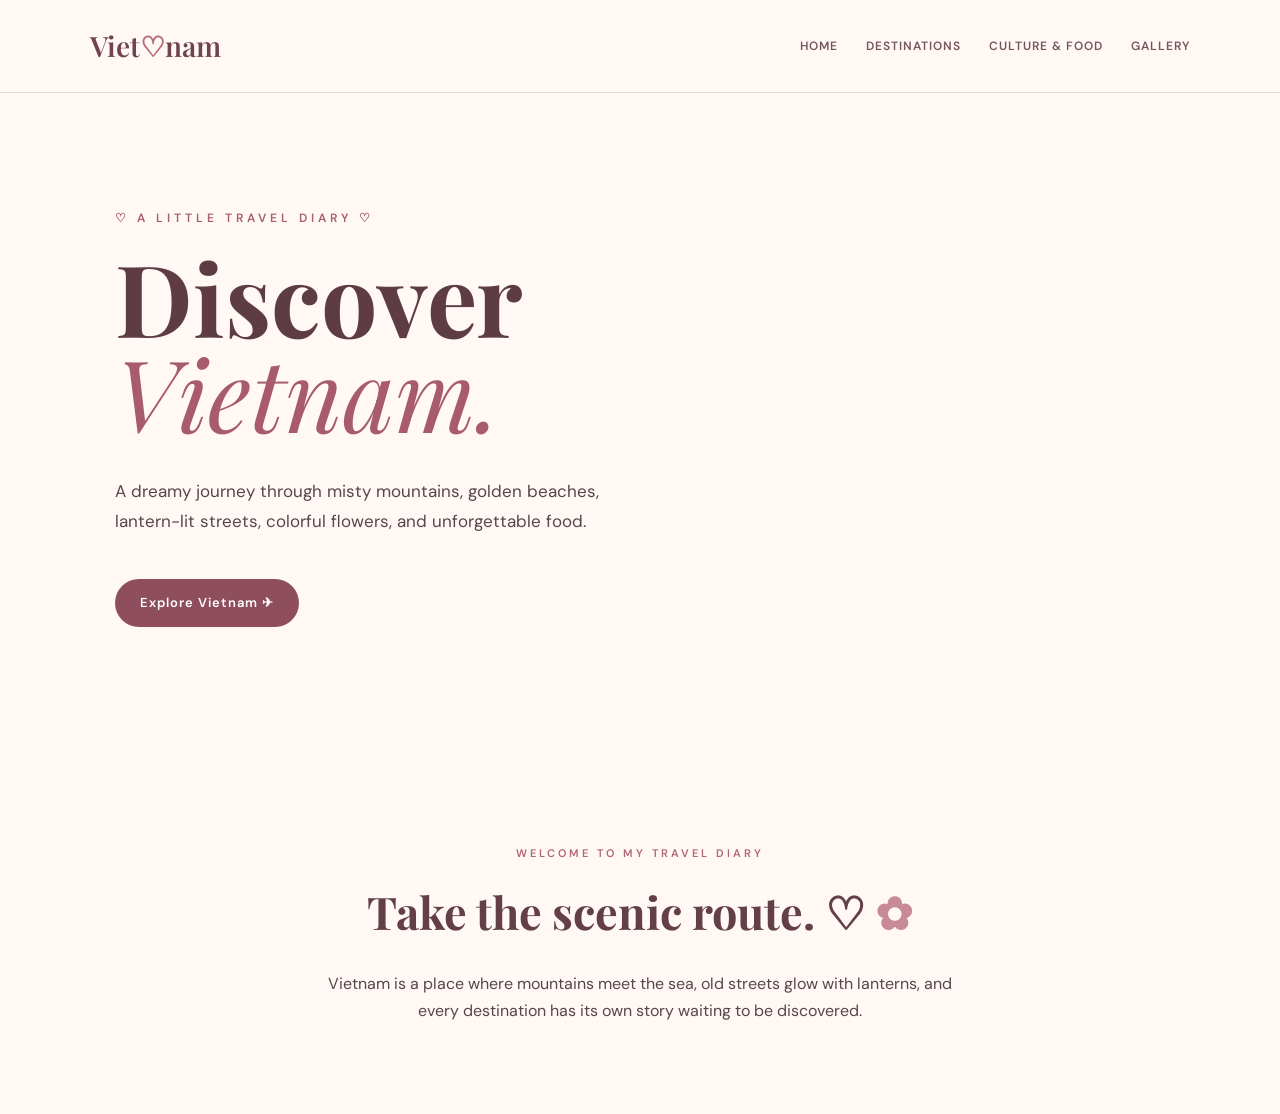
<file: index.html>
<!DOCTYPE html>
<html lang="en">
<head>
    <meta charset="UTF-8">
    <meta name="viewport" content="width=device-width, initial-scale=1.0">
    <title>Vietnam Travel Diary</title>
    <link rel="stylesheet" href="style.css">
</head>

<body>
<nav class="navbar">

    <a class="logo" href="index.html">Viet<span>♡</span>nam</a>

    <div class="nav-links">
        <a href="index.html">HOME</a>
        <a href="destinations.html">DESTINATIONS</a>
        <a href="culture-food.html">CULTURE & FOOD</a>
        <a href="gallery.html">GALLERY</a>
    </div>

</nav>

<section class="hero">

    <div class="eyebrow">
        ♡ A LITTLE TRAVEL DIARY ♡
    </div>

    <h1>
        Discover<br>
        <em>Vietnam.</em>
    </h1>

    <p class="hero-text">
        A dreamy journey through misty mountains,
        golden beaches, lantern-lit streets,
        colorful flowers, and unforgettable food.
    </p>

    <a class="button" href="#">
        Explore Vietnam ✈
    </a>

</section>

<section class="intro">

    <p class="small-title">
        WELCOME TO MY TRAVEL DIARY
    </p>

    <h2>Take the scenic route. ♡</h2>

    <p>
        Vietnam is a place where mountains meet the sea,
        old streets glow with lanterns, and every destination
        has its own story waiting to be discovered.
    </p>

</section>
</body>
</html>
</file>
<file: style.css>
@import url('https://fonts.googleapis.com/css2?family=Caveat:wght@400;500;600;700&family=DM+Sans:wght@400;500;600;700&family=Playfair+Display:ital,wght@0,400;0,500;0,600;1,400;1,500&display=swap');

* {
    box-sizing: border-box;
}

html {
    scroll-behavior: smooth;
}

body {
    margin: 0;
    background: #fff8f5;
    color: #57474a;
    font-family: "DM Sans", sans-serif;
    line-height: 1.7;
}

/* NAVIGATION */

.navbar {
    background: #fff8f5;
    padding: 22px 7%;
    display: flex;
    justify-content: space-between;
    align-items: center;
    border-bottom: 1px solid #ead8d8;
}

.logo {
    color: #70434e;
    font-family: "Playfair Display", serif;
    font-size: 28px;
    font-weight: 600;
    text-decoration: none;
}

.logo span {
    color: #b66b7b;
}

.nav-links {
    display: flex;
    gap: 28px;
}

.nav-links a {
    color: #76565d;
    text-decoration: none;
    font-size: 12px;
    letter-spacing: 1px;
    font-weight: 600;
}

.nav-links a:hover {
    color: #b05e70;
}


/* HERO */

.hero {
    min-height: 650px;
    padding: 80px 9%;
    display: flex;
    flex-direction: column;
    justify-content: center;

    background:
        linear-gradient(
            rgba(255,248,245,0.62),
            rgba(255,248,245,0.82)
        ),
        url("https://images.unsplash.com/photo-1528127269322-539801943592?auto=format&fit=crop&w=1600&q=80");

    background-size: cover;
    background-position: center;
}

.eyebrow {
    color: #a85e70;
    font-size: 12px;
    letter-spacing: 4px;
    font-weight: 600;
}

.hero h1 {
    font-family: "Playfair Display", serif;
    font-size: clamp(55px, 8vw, 100px);
    line-height: 0.95;
    color: #5d3c43;
    margin: 20px 0;
}

.hero h1 em {
    color: #a75b6d;
    font-weight: 400;
}

.hero-text {
    max-width: 520px;
    font-size: 17px;
    line-height: 1.8;
}

.button {
    display: inline-block;
    width: fit-content;
    margin-top: 25px;
    padding: 13px 25px;
    border-radius: 30px;
    background: #8e4e5e;
    color: white;
    text-decoration: none;
    font-size: 13px;
    font-weight: 600;
    letter-spacing: 1px;
}

.button:hover {
    background: #a85e70;
}


/* INTRO */

.intro {
    text-align: center;
    padding: 90px 20%;
}

.small-title {
    color: #b16676;
    font-size: 11px;
    letter-spacing: 3px;
    font-weight: 600;
}

.intro h2 {
    font-family: "Playfair Display", serif;
    font-size: 45px;
    color: #633f47;
    margin: 10px 0 20px;
}

.intro h2::after {
    content: " ✿";
    color: #c78a96;
}

.intro p:last-child {
    max-width: 650px;
    margin: auto;
}


/* CARDS */

.quick-section {
    padding: 30px 7% 90px;
    display: flex;
    justify-content: center;
    gap: 25px;
    flex-wrap: wrap;
}

.quick-card {
    width: 280px;
    padding: 35px 30px;
    text-align: center;
    background: #fff;
    border: 1px solid #ead9dc;
    box-shadow: 0 15px 35px rgba(100, 60, 70, 0.08);
    transition: transform 0.3s ease;
}

.quick-card:hover {
    transform: translateY(-8px) rotate(-1deg);
}

.quick-card span {
    font-size: 35px;
}

.quick-card h3 {
    font-family: "Playfair Display", serif;
    color: #754652;
    font-size: 24px;
}

.quick-card p {
    color: #77666b;
    font-size: 14px;
}

.quick-card a {
    color: #a05265;
    text-decoration: none;
    font-size: 12px;
    font-weight: bold;
    letter-spacing: 1px;
}


/* POSTCARD */

.postcard {
    margin: 40px 7% 90px;
    padding: 60px;
    background: #f3dfe3;
    display: flex;
    justify-content: space-between;
    align-items: center;
}

.postcard h2 {
    font-family: "Playfair Display", serif;
    font-size: 50px;
    line-height: 1.1;
    color: #633f47;
}

.postcard h2 em {
    color: #a65368;
}

.stamp {
    border: 2px dashed #a15c6c;
    padding: 25px;
    text-align: center;
    color: #8d4d5c;
    font-size: 14px;
    letter-spacing: 2px;
    transform: rotate(5deg);
}


/* FOOTER */

footer {
    padding: 35px;
    text-align: center;
    background: #5c3b43;
    color: white;
    font-size: 13px;
}


/* MOBILE */

@media (max-width: 700px) {

    .navbar {
        display: block;
        text-align: center;
    }

    .nav-links {
        margin-top: 15px;
        gap: 12px;
        justify-content: center;
        flex-wrap: wrap;
    }

    .hero {
        min-height: 550px;
        padding: 60px 7%;
    }

    .intro {
        padding: 70px 10%;
    }

    .postcard {
        display: block;
        text-align: center;
    }

    .stamp {
        display: inline-block;
        margin-top: 30px;
    }
}
@import url('https://fonts.googleapis.com/css2?family=Caveat:wght@400;500;600;700&family=DM+Sans:wght@400;500;600;700&family=Playfair+Display:ital,wght@0,400;0,500;0,600;1,400;1,500&display=swap');


* {
    box-sizing: border-box;
}


html {
    scroll-behavior: smooth;
}


body {
    margin: 0;
    background: #fff8f5;
    color: #57474a;
    font-family: "DM Sans", sans-serif;
    line-height: 1.7;
}


/* =========================
   NAVIGATION BAR
========================= */

.navbar {
    background: #fff8f5;
    padding: 22px 7%;
    display: flex;
    justify-content: space-between;
    align-items: center;
    border-bottom: 1px solid #ead8d8;
}


.logo {
    color: #70434e;
    font-family: "Playfair Display", serif;
    font-size: 28px;
    font-weight: 600;
    text-decoration: none;
}


.logo span {
    color: #b66b7b;
}


.nav-links {
    display: flex;
    gap: 28px;
}


.nav-links a {
    color: #76565d;
    text-decoration: none;
    font-size: 12px;
    letter-spacing: 1px;
    font-weight: 600;
    transition: color 0.3s ease;
}


.nav-links a:hover {
    color: #b05e70;
}


/* =========================
   PAGE HEADER
========================= */

.page-header {
    text-align: center;
    padding: 90px 20%;
    background: #f8e5e8;
}


.small-title {
    color: #b16676;
    font-size: 11px;
    letter-spacing: 3px;
    font-weight: 600;
}


.page-header h1 {
    font-family: "Playfair Display", serif;
    font-size: 55px;
    color: #633f47;
    margin: 15px 0;
    line-height: 1.1;
}


.page-header h1 em {
    color: #a75b6d;
    font-weight: 400;
}


.page-header > p:last-child {
    max-width: 600px;
    margin: auto;
}


/* =========================
   DESTINATIONS
========================= */

.destinations {
    padding: 90px 7%;
    display: grid;
    grid-template-columns: repeat(2, 1fr);
    gap: 55px 35px;
}


/* =========================
   DESTINATION CARDS
========================= */

.destination-card {
    background: white;
    padding: 12px 12px 30px;
    border: 1px solid #ead9dc;
    box-shadow: 0 15px 30px rgba(100, 60, 70, 0.10);
    transition: transform 0.3s ease, box-shadow 0.3s ease;
    position: relative;
}


.destination-card:nth-child(odd) {
    transform: rotate(-1.8deg);
}


.destination-card:nth-child(even) {
    transform: rotate(1.8deg);
}


.destination-card:hover {
    transform: translateY(-10px) rotate(0deg);
    box-shadow: 0 20px 40px rgba(100, 60, 70, 0.16);
}


/* =========================
   DESTINATION PHOTOS
========================= */

.destination-photo {
    width: 100%;
    height: 280px;
    overflow: hidden;
    background: #f3dfe3;
}


.destination-photo img {
    display: block;
    width: 100%;
    height: 100%;
    object-fit: cover;
    object-position: center;
    transition: transform 0.5s ease;
}


.destination-card:hover .destination-photo img {
    transform: scale(1.04);
}


/* =========================
   DESTINATION INFORMATION
========================= */

.destination-info {
    padding: 18px 10px 0;
}


.destination-info .small-title {
    color: #a85e70;
    font-size: 10px;
    letter-spacing: 3px;
    font-weight: 600;
    margin-bottom: 4px;
}


.destination-info h2 {
    font-family: "Playfair Display", serif;
    font-size: 34px;
    font-weight: 500;
    color: #633f47;
    margin: 4px 0 8px;
}


.destination-info p:last-child {
    color: #77666b;
    font-size: 13px;
    line-height: 1.7;
    margin: 0;
    max-width: 500px;
}


/* =========================
   SCRAPBOOK DECORATIONS
========================= */

.destination-card::after {
    content: "♡";
    position: absolute;
    right: 22px;
    bottom: 18px;
    color: #b66b7b;
    font-size: 22px;
    opacity: 0.7;
}


.destination-card:nth-child(3)::after {
    content: "🏮";
}


.destination-card:nth-child(5)::after {
    content: "🌸";
}


.destination-card:nth-child(6)::after {
    content: "🌾";
}


/* =========================
   FOOTER
========================= */

footer {
    padding: 35px;
    text-align: center;
    background: #5c3b43;
    color: white;
    font-size: 13px;
}


/* =========================
   RESPONSIVE DESIGN
========================= */

@media (max-width: 900px) {

    .destinations {
        grid-template-columns: 1fr;
        padding: 75px 10%;
    }


    .destination-photo {
        height: 300px;
    }

}


@media (max-width: 700px) {

    .navbar {
        display: block;
        text-align: center;
    }


    .nav-links {
        margin-top: 15px;
        gap: 12px;
        justify-content: center;
        flex-wrap: wrap;
    }


    .page-header {
        padding: 70px 10%;
    }


    .page-header h1 {
        font-size: 42px;
    }


    .destinations {
        grid-template-columns: 1fr;
        padding: 60px 8%;
        gap: 45px;
    }


    .destination-photo {
        height: 230px;
    }


    .destination-info {
        padding: 15px 8px 0;
    }


    .destination-info h2 {
        font-size: 30px;
    }

}
@import url('https://fonts.googleapis.com/css2?family=Caveat:wght@400;500;600;700&family=DM+Sans:wght@400;500;600;700&family=Playfair+Display:ital,wght@0,400;0,500;600;1,400;1,500&display=swap');

* {
    box-sizing: border-box;
}

html {
    scroll-behavior: smooth;
}

body {
    margin: 0;
    background: #fff8f5;
    color: #57474a;
    font-family: "DM Sans", sans-serif;
    line-height: 1.7;
}


/* =========================
   NAVIGATION
========================= */

.navbar {
    background: #fff8f5;
    padding: 22px 7%;
    display: flex;
    justify-content: space-between;
    align-items: center;
    border-bottom: 1px solid #ead8d8;
}

.logo {
    color: #70434e;
    font-family: "Playfair Display", serif;
    font-size: 28px;
    font-weight: 600;
    text-decoration: none;
}

.logo span {
    color: #b66b7b;
}

.nav-links {
    display: flex;
    gap: 28px;
}

.nav-links a {
    color: #76565d;
    text-decoration: none;
    font-size: 12px;
    letter-spacing: 1px;
    font-weight: 600;
}

.nav-links a:hover {
    color: #b05e70;
}


/* =========================
   FANCY GALLERY-STYLE HEADER
========================= */

.page-header {
    text-align: center;
    padding: 100px 20%;
    background: #f8e5e8;
    position: relative;
    overflow: hidden;
}

.page-header::before {
    content: "✿";
    position: absolute;
    left: 8%;
    top: 35%;
    color: #c78a96;
    font-size: 45px;
    transform: rotate(-15deg);
}

.page-header::after {
    content: "♡";
    position: absolute;
    right: 9%;
    top: 30%;
    color: #b66b7b;
    font-size: 42px;
    transform: rotate(12deg);
}

.page-header .small-title {
    color: #a85e70;
    font-size: 11px;
    letter-spacing: 4px;
    font-weight: 600;
}

.page-header h1 {
    font-family: "Playfair Display", serif;
    font-size: clamp(50px, 6vw, 72px);
    color: #633f47;
    margin: 18px 0;
    line-height: 1.05;
    font-weight: 500;
}

.page-header h1 em {
    color: #a75b6d;
    font-weight: 400;
}

.page-header > p:last-child {
    max-width: 620px;
    margin: auto;
    color: #705f63;
    font-size: 15px;
}


/* =========================
   CULTURE
========================= */

.culture-section {
    padding: 85px 10%;
    display: grid;
    grid-template-columns: 1fr 320px;
    gap: 55px;
    align-items: center;
}

.culture-text {
    background: white;
    padding: 40px;
    border: 1px solid #ead9dc;
    box-shadow: 0 15px 30px rgba(100,60,70,.08);
    transform: rotate(-1deg);
}

.culture-text h2 {
    font-family: "Playfair Display", serif;
    font-size: 36px;
    color: #633f47;
    line-height: 1.2;
    margin: 10px 0 18px;
}

.culture-text p {
    color: #77666b;
}

.culture-tags {
    display: flex;
    gap: 9px;
    flex-wrap: wrap;
    margin-top: 22px;
}

.culture-tags span {
    background: #f3dfe3;
    color: #70434e;
    padding: 8px 14px;
    border-radius: 30px;
    font-size: 12px;
}


/* =========================
   LANTERN POLAROID
========================= */

.lantern-card {
    width: 320px;
    background: white;
    padding: 10px 10px 28px;
    border: 1px solid #ead9dc;
    box-shadow: 0 15px 30px rgba(100,60,70,.10);
    text-align: center;
    transform: rotate(2deg);
    transition: transform .3s ease;
}

.lantern-card:hover {
    transform: translateY(-8px) rotate(0deg);
}

.lantern {
    width: 300px;
    height: 180px;
    background: #f3dfe3;
    display: flex;
    align-items: center;
    justify-content: center;
    font-size: 65px;
}

.lantern-card h3 {
    font-family: "Caveat", cursive;
    font-size: 29px;
    color: #70434e;
    margin: 14px 8px 3px;
}

.lantern-card p {
    padding: 0 15px;
    color: #77666b;
    font-size: 13px;
}


/* =========================
   FOOD SECTION
========================= */

.food-section {
    padding: 85px 8%;
    background: #fffaf8;
}

.food-heading {
    text-align: center;
    margin-bottom: 45px;
}

.food-heading .small-title {
    color: #b16676;
    font-size: 11px;
    letter-spacing: 4px;
}

.food-heading h2 {
    font-family: "Playfair Display", serif;
    font-size: 43px;
    color: #633f47;
    margin: 10px 0 15px;
}

.food-heading > p:last-child {
    max-width: 560px;
    margin: auto;
    color: #77666b;
}


/* =========================
   FOOD POLAROIDS
========================= */

.food-grid {
    display: flex;
    justify-content: center;
    align-items: flex-start;
    gap: 35px;
    flex-wrap: wrap;
}

.food-card {
    width: 260px;
    background: white;
    padding: 10px 10px 25px;
    border: 1px solid #ead9dc;
    box-shadow: 0 15px 30px rgba(100,60,70,.10);
    transition: transform .3s ease, box-shadow .3s ease;
}

.food-card:nth-child(1) {
    transform: rotate(-2deg);
}

.food-card:nth-child(2) {
    transform: rotate(2deg);
}

.food-card:nth-child(3) {
    transform: rotate(-1deg);
}

.food-card:hover {
    transform: translateY(-9px) rotate(0deg);
    box-shadow: 0 20px 40px rgba(100,60,70,.15);
}


/* =========================
   FOOD IMAGE
========================= */

.food-photo {
    width: 240px;
    height: 140px;
    overflow: hidden;
    margin: 0 auto;
}

.food-photo img {
    display: block;
    width: 240px;
    height: 140px;
    object-fit: cover;
    object-position: center;
}


/* Coffee */

.food-photo.coffee {
    width: 240px;
    height: 140px;
    display: flex;
    align-items: center;
    justify-content: center;
    background: #f3dfe3;
    font-size: 60px;
}


/* =========================
   FOOD TEXT
========================= */

.food-card > div:last-child {
    padding: 2px 8px 0;
}

.food-card h3 {
    font-family: "Caveat", cursive;
    font-size: 27px;
    color: #70434e;
    margin: 11px 0 3px;
}

.food-card p {
    color: #77666b;
    font-size: 12px;
    line-height: 1.6;
}


/* =========================
   FOOTER
========================= */

footer {
    padding: 35px;
    text-align: center;
    background: #5c3b43;
    color: white;
    font-size: 13px;
}


/* =========================
   RESPONSIVE
========================= */

@media (max-width: 900px) {

    .culture-section {
        grid-template-columns: 1fr;
    }

    .lantern-card {
        margin: auto;
    }
}


@media (max-width: 700px) {

    .navbar {
        display: block;
        text-align: center;
    }

    .nav-links {
        margin-top: 15px;
        gap: 12px;
        justify-content: center;
        flex-wrap: wrap;
    }

    .page-header {
        padding: 75px 10%;
    }

    .page-header h1 {
        font-size: 43px;
    }

    .page-header::before,
    .page-header::after {
        display: none;
    }

    .culture-section {
        padding: 60px 8%;
    }

    .culture-text {
        padding: 30px;
    }

    .food-section {
        padding: 65px 8%;
    }

    .food-card {
        width: 260px;
    }

    .food-photo,
    .food-photo img {
        width: 240px;
        height: 140px;
    }
}
@import url('https://fonts.googleapis.com/css2?family=Caveat:wght@400;500;600;700&family=DM+Sans:wght@400;500;600;700&family=Playfair+Display:ital,wght@0,400;0,500;0,600;1,400;1,500&display=swap');


* {
    box-sizing: border-box;
}


html {
    scroll-behavior: smooth;
}


body {
    margin: 0;
    background: #fff8f5;
    color: #57474a;
    font-family: "DM Sans", sans-serif;
    line-height: 1.7;
}


/* =========================
   NAVIGATION BAR
========================= */

.navbar {
    background: #fff8f5;
    padding: 22px 7%;
    display: flex;
    justify-content: space-between;
    align-items: center;
    border-bottom: 1px solid #ead8d8;
}


.logo {
    color: #70434e;
    font-family: "Playfair Display", serif;
    font-size: 28px;
    font-weight: 600;
    text-decoration: none;
}


.logo span {
    color: #b66b7b;
}


.nav-links {
    display: flex;
    gap: 28px;
}


.nav-links a {
    color: #76565d;
    text-decoration: none;
    font-size: 12px;
    letter-spacing: 1px;
    font-weight: 600;
    transition: color 0.3s ease;
}


.nav-links a:hover {
    color: #b05e70;
}


/* =========================
   PAGE HEADER
========================= */

.page-header {
    text-align: center;
    padding: 90px 20%;
    background: #f8e5e8;
}


.small-title {
    color: #b16676;
    font-size: 11px;
    letter-spacing: 3px;
    font-weight: 600;
}


.page-header h1 {
    font-family: "Playfair Display", serif;
    font-size: 55px;
    color: #633f47;
    margin: 15px 0;
    line-height: 1.1;
}


.page-header h1 em {
    color: #a75b6d;
    font-weight: 400;
}


.page-header > p:last-child {
    max-width: 600px;
    margin: auto;
}


/* =========================
   PHOTO GALLERY
========================= */

.gallery-section {
    padding: 90px 7%;
    display: grid;
    grid-template-columns: repeat(4, 1fr);
    gap: 45px 25px;
    align-items: start;
}


.polaroid {
    background: white;
    padding: 12px 12px 30px;
    border: 1px solid #ead9dc;
    box-shadow: 0 15px 30px rgba(100, 60, 70, 0.10);
    transition: transform 0.3s ease, box-shadow 0.3s ease;
}


.polaroid img {
    width: 100%;
    height: 230px;
    object-fit: cover;
    display: block;
}


.polaroid p {
    font-family: "Caveat", cursive;
    font-size: 22px;
    color: #70434e;
    margin: 15px 8px 0;
}


.tilt-left {
    transform: rotate(-2deg);
}


.tilt-right {
    transform: rotate(2deg);
}


.polaroid:hover {
    transform: translateY(-10px) rotate(0deg);
    box-shadow: 0 20px 40px rgba(100, 60, 70, 0.15);
}


/* =========================
   EMOJI PHOTO PLACEHOLDERS
========================= */

.emoji-photo {
    height: 230px;
    background: #f3dfe3;
    display: flex;
    align-items: center;
    justify-content: center;
    font-size: 85px;
}


/* =========================
   TRAVEL NOTES
========================= */

.travel-notes {
    padding: 80px 10%;
}


.notes-card {
    background: #f3dfe3;
    padding: 55px;
    border: 1px solid #e7cbd1;
    position: relative;
}


.notes-card::after {
    content: "✿";
    position: absolute;
    right: 40px;
    top: 25px;
    font-size: 35px;
    color: #b66b7b;
}


.notes-card h2 {
    font-family: "Playfair Display", serif;
    font-size: 40px;
    color: #633f47;
    margin: 10px 0 20px;
}


.notes-card p {
    max-width: 700px;
}


.notes-card ul {
    padding-left: 25px;
    line-height: 2;
    color: #6f5c61;
}


.notes-card li::marker {
    color: #a85e70;
}


/* =========================
   SOURCES & CREDITS
========================= */

.sources {
    padding: 90px 10%;
    text-align: center;
    background: #fffaf8;
}


.sources h2 {
    font-family: "Playfair Display", serif;
    font-size: 40px;
    color: #633f47;
    margin: 10px 0 20px;
}


.credit-note {
    max-width: 750px;
    margin: 0 auto 45px;
    color: #77666b;
    line-height: 1.9;
}


.credit-list {
    max-width: 800px;
    margin: auto;
    display: grid;
    grid-template-columns: repeat(2, 1fr);
    gap: 18px;
    text-align: left;
}


.credit-list p {
    background: white;
    padding: 18px 20px;
    border: 1px solid #ead9dc;
    font-size: 12px;
    color: #806d72;
    word-break: break-word;
    transition: transform 0.3s ease;
}


.credit-list p:hover {
    transform: translateY(-4px);
}


.credit-list strong {
    color: #70434e;
    font-family: "Playfair Display", serif;
    font-size: 17px;
}


/* =========================
   FOOTER
========================= */

footer {
    padding: 35px;
    text-align: center;
    background: #5c3b43;
    color: white;
    font-size: 13px;
}


/* =========================
   RESPONSIVE DESIGN
========================= */

@media (max-width: 1000px) {

    .gallery-section {
        grid-template-columns: repeat(2, 1fr);
    }

}


@media (max-width: 700px) {

    .navbar {
        display: block;
        text-align: center;
    }


    .nav-links {
        margin-top: 15px;
        gap: 12px;
        justify-content: center;
        flex-wrap: wrap;
    }


    .page-header {
        padding: 70px 10%;
    }


    .page-header h1 {
        font-size: 42px;
    }


    .gallery-section {
        grid-template-columns: 1fr;
        padding: 60px 10%;
    }


    .travel-notes {
        padding: 60px 7%;
    }


    .notes-card {
        padding: 35px 25px;
    }


    .credit-list {
        grid-template-columns: 1fr;
    }

}
</file>
